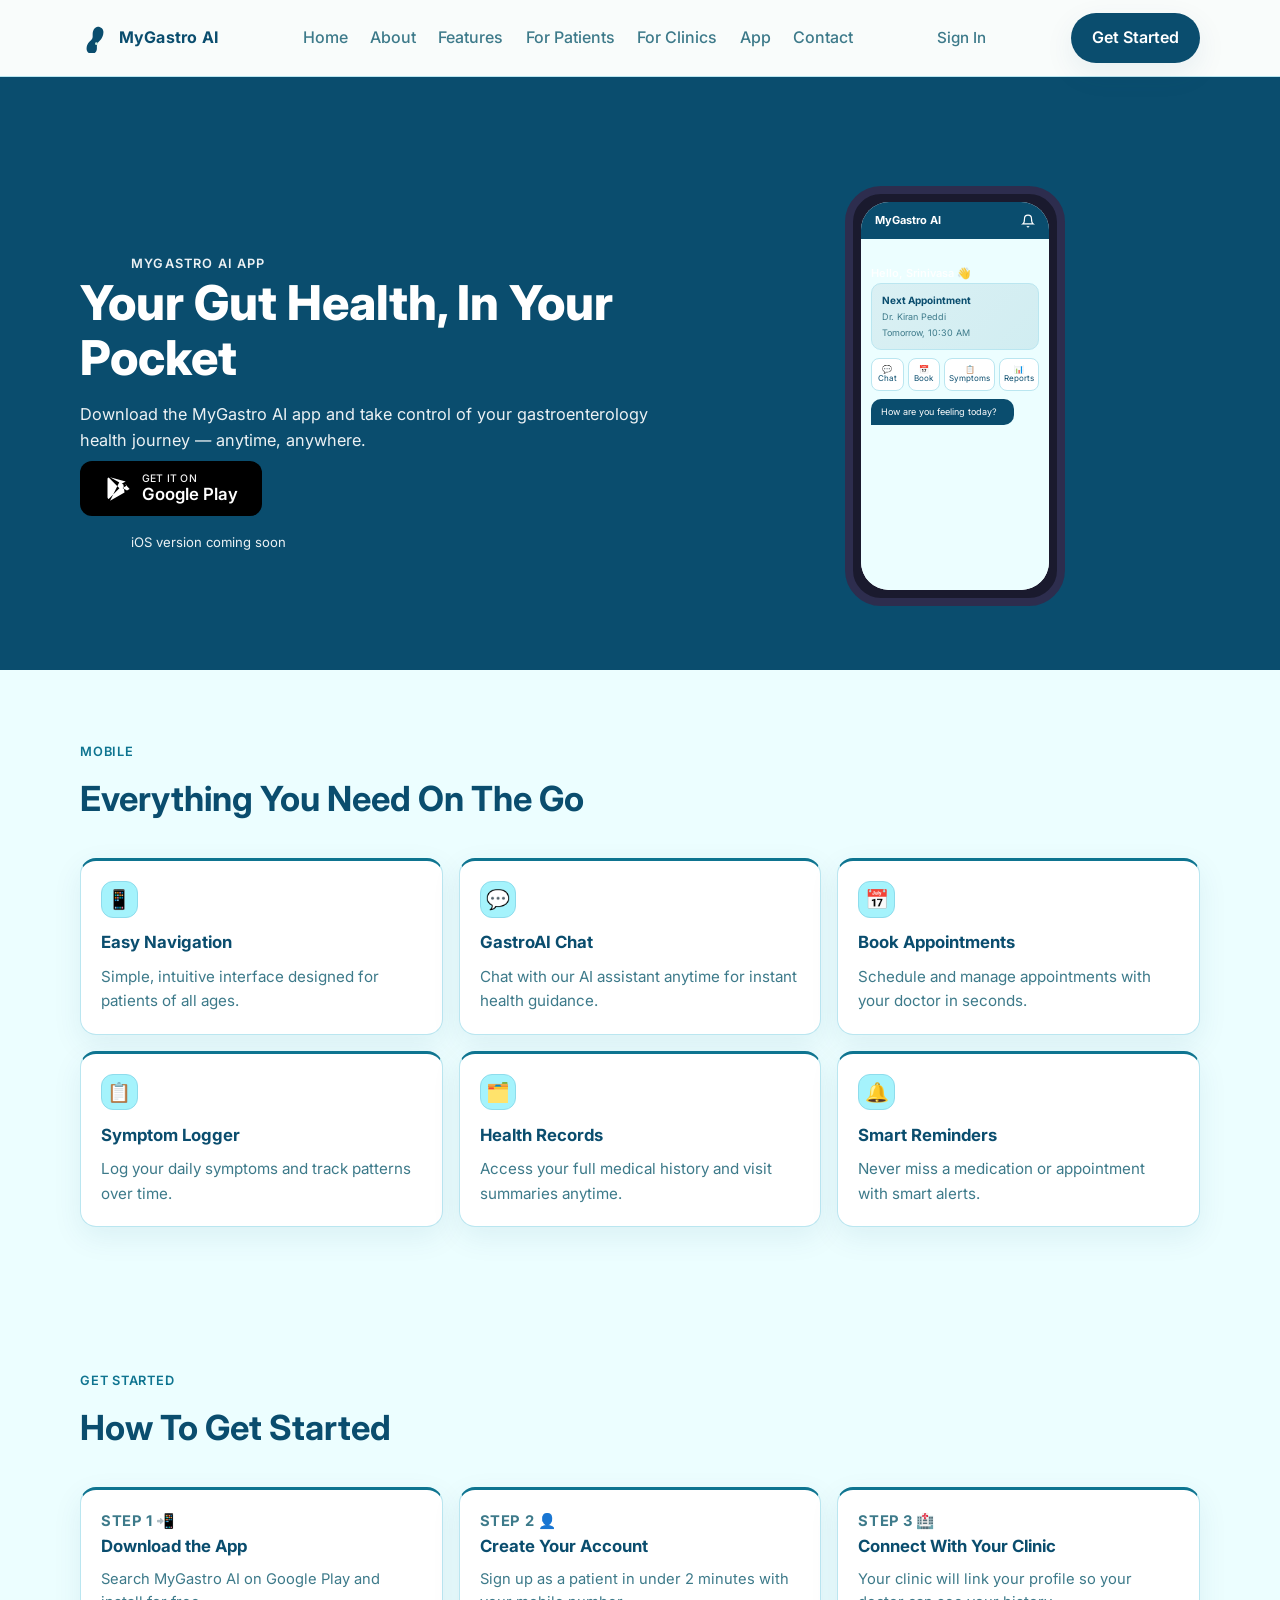
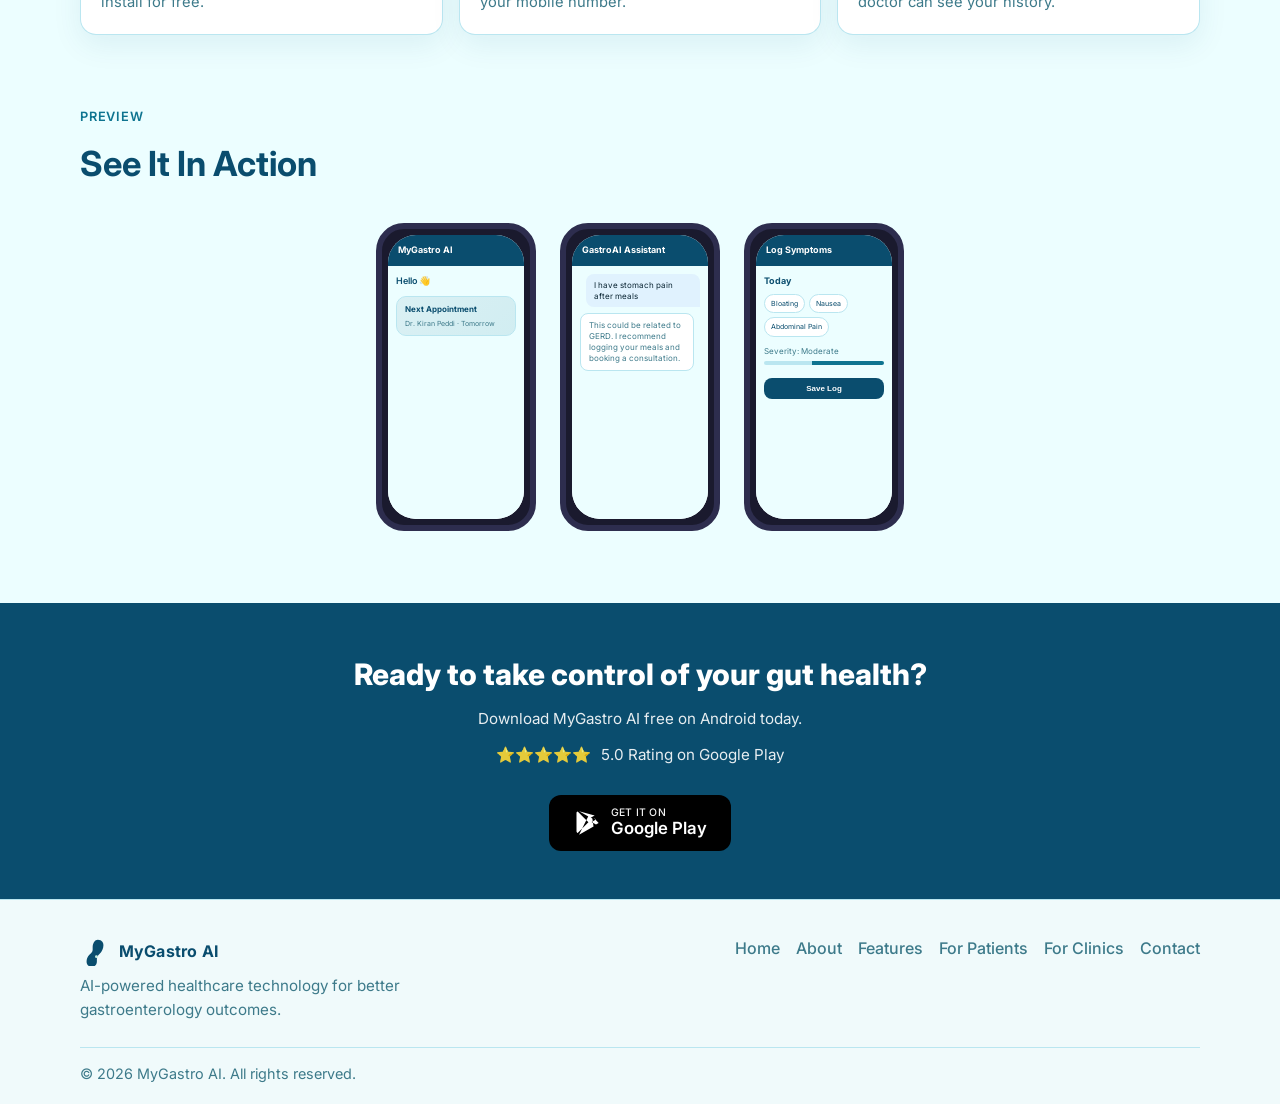
<file: app.html>
<!DOCTYPE html>
<html lang="en">
<head>
  <meta charset="UTF-8">
  <meta name="viewport" content="width=device-width, initial-scale=1.0">
  <title>App | MyGastro AI</title>
  <meta
    name="description"
    content="Download the MyGastro AI app for Android. Manage gut health, chat with GastroAI, book appointments, and track symptoms on the go."
  >
  <link rel="preconnect" href="https://fonts.googleapis.com">
  <link rel="preconnect" href="https://fonts.gstatic.com" crossorigin>
  <link href="https://fonts.googleapis.com/css2?family=Inter:wght@400;500;600;700;800&display=swap" rel="stylesheet">
  <link rel="stylesheet" href="style.css">
</head>
<body>
  <header class="site-header">
    <nav class="navbar container" aria-label="Main navigation">
      <a href="index.html" class="logo" aria-label="MyGastro AI home">
        <span class="logo-icon" aria-hidden="true">
          <svg viewBox="0 0 64 64" role="img" aria-label="Digestive icon">
            <path
              d="M38 8c-3 0-6 2-8 5-2 3-3 7-3 11v6c0 2-1 4-3 6l-4 4c-4 4-6 9-6 15 0 6 5 11 11 11 6 0 11-5 11-11v-6c0-3 1-6 4-9l2-2c5-5 8-12 8-19 0-6-5-11-12-11Z"
              fill="currentColor"
            ></path>
            <circle cx="35" cy="44" r="3" fill="#C8EDE0"></circle>
          </svg>
        </span>
        <span class="logo-text">MyGastro AI</span>
      </a>

      <ul class="nav-links">
        <li><a href="index.html">Home</a></li>
        <li><a href="about.html">About</a></li>
        <li><a href="features.html">Features</a></li>
        <li><a href="for-patients.html">For Patients</a></li>
        <li><a href="for-clinics.html">For Clinics</a></li>
        <li><a href="app.html">App</a></li>
        <li><a href="contact.html">Contact</a></li>
      </ul>

      <a href="signin.html" class="nav-auth-link">Sign In</a>
      <a href="signup.html" class="btn btn-primary btn-gradient nav-cta">Get Started</a>
    </nav>
  </header>

  <main>
    <section class="page-hero app-hero">
      <div class="container app-hero-grid">
        <div class="app-hero-content">
          <p class="hero-kicker">MyGastro AI App</p>
          <h1 class="app-hero-title">Your Gut Health, In Your Pocket</h1>
          <p class="app-hero-sub">
            Download the MyGastro AI app and take control of your gastroenterology health journey — anytime, anywhere.
          </p>
          <a class="gplay-btn" href="https://play.google.com/store" target="_blank" rel="noopener noreferrer">
            <svg class="gplay-icon" viewBox="0 0 24 24" width="28" height="28" aria-hidden="true">
              <path fill="currentColor" d="M3 20.5v-17c0-.7.4-1.2 1-1.4l9.2 9.2-9.2 9.2c-.6-.2-1-.7-1-1.4zm2.2-18.6 9.9 5.7 3.5-2L5.2 1.9zm11.4 6.3-3.5-2L5.2 22.1l12.4-7.1zm1.1-.6L22 12l-2.3 1.3-3.8-2.2 3.8-2.2z"></path>
            </svg>
            <span class="gplay-btn-text">
              <span class="gplay-btn-small">Get it on</span>
              <span class="gplay-btn-large">Google Play</span>
            </span>
          </a>
          <p class="app-hero-note">iOS version coming soon</p>
        </div>

        <div class="app-hero-phone-wrap">
          <div class="phone-mockup" aria-hidden="true">
            <div class="phone-screen">
              <div class="phone-header">
                <span>MyGastro AI</span>
                <svg width="14" height="14" viewBox="0 0 24 24" fill="none" stroke="currentColor" stroke-width="2" aria-hidden="true">
                  <path d="M18 8A6 6 0 0 0 6 8c0 7-3 9-3 9h18s-3-2-3-9"></path>
                  <path d="M13.73 21a2 2 0 0 1-3.46 0"></path>
                </svg>
              </div>
              <div class="phone-body">
                <p class="phone-welcome">Hello, Srinivasa 👋</p>
                <div class="phone-card phone-card--teal">
                  <div class="phone-card-title">Next Appointment</div>
                  <div class="phone-card-sub">Dr. Kiran Peddi</div>
                  <div class="phone-card-sub">Tomorrow, 10:30 AM</div>
                </div>
                <div class="phone-grid">
                  <div class="phone-grid-item">💬<br>Chat</div>
                  <div class="phone-grid-item">📅<br>Book</div>
                  <div class="phone-grid-item">📋<br>Symptoms</div>
                  <div class="phone-grid-item">📊<br>Reports</div>
                </div>
                <div class="phone-chat-bubble">How are you feeling today?</div>
              </div>
            </div>
          </div>
        </div>
      </div>
    </section>

    <section class="app-features-section">
      <div class="container">
        <div class="section-heading">
          <p>Mobile</p>
          <h2>Everything You Need On The Go</h2>
        </div>
        <div class="features-grid app-features-grid">
          <article class="feature-card">
            <span class="feature-icon" aria-hidden="true">📱</span>
            <h3>Easy Navigation</h3>
            <p>Simple, intuitive interface designed for patients of all ages.</p>
          </article>
          <article class="feature-card">
            <span class="feature-icon" aria-hidden="true">💬</span>
            <h3>GastroAI Chat</h3>
            <p>Chat with our AI assistant anytime for instant health guidance.</p>
          </article>
          <article class="feature-card">
            <span class="feature-icon" aria-hidden="true">📅</span>
            <h3>Book Appointments</h3>
            <p>Schedule and manage appointments with your doctor in seconds.</p>
          </article>
          <article class="feature-card">
            <span class="feature-icon" aria-hidden="true">📋</span>
            <h3>Symptom Logger</h3>
            <p>Log your daily symptoms and track patterns over time.</p>
          </article>
          <article class="feature-card">
            <span class="feature-icon" aria-hidden="true">🗂️</span>
            <h3>Health Records</h3>
            <p>Access your full medical history and visit summaries anytime.</p>
          </article>
          <article class="feature-card">
            <span class="feature-icon" aria-hidden="true">🔔</span>
            <h3>Smart Reminders</h3>
            <p>Never miss a medication or appointment with smart alerts.</p>
          </article>
        </div>
      </div>
    </section>

    <section class="app-how-section">
      <div class="container">
        <div class="section-heading">
          <p>Get Started</p>
          <h2>How To Get Started</h2>
        </div>
        <div class="app-steps-row">
          <article class="app-step-card">
            <p class="app-step-num">Step 1 📲</p>
            <h3>Download the App</h3>
            <p>Search MyGastro AI on Google Play and install for free.</p>
          </article>
          <article class="app-step-card">
            <p class="app-step-num">Step 2 👤</p>
            <h3>Create Your Account</h3>
            <p>Sign up as a patient in under 2 minutes with your mobile number.</p>
          </article>
          <article class="app-step-card">
            <p class="app-step-num">Step 3 🏥</p>
            <h3>Connect With Your Clinic</h3>
            <p>Your clinic will link your profile so your doctor can see your history.</p>
          </article>
        </div>
      </div>
    </section>

    <section class="app-screens-section">
      <div class="container">
        <div class="section-heading">
          <p>Preview</p>
          <h2>See It In Action</h2>
        </div>
        <div class="app-screenshots-row">
          <div class="phone-mockup phone-mockup--sm" aria-hidden="true">
            <div class="phone-screen">
              <div class="phone-header"><span>MyGastro AI</span></div>
              <div class="phone-body">
                <p class="phone-welcome phone-welcome--sm">Hello 👋</p>
                <div class="phone-card phone-card--teal">
                  <div class="phone-card-title">Next Appointment</div>
                  <div class="phone-card-sub">Dr. Kiran Peddi · Tomorrow</div>
                </div>
              </div>
            </div>
          </div>
          <div class="phone-mockup phone-mockup--sm" aria-hidden="true">
            <div class="phone-screen">
              <div class="phone-header"><span>GastroAI Assistant</span></div>
              <div class="phone-body phone-body--chat">
                <div class="phone-msg phone-msg--user">I have stomach pain after meals</div>
                <div class="phone-msg phone-msg--ai">
                  This could be related to GERD. I recommend logging your meals and booking a consultation.
                </div>
              </div>
            </div>
          </div>
          <div class="phone-mockup phone-mockup--sm" aria-hidden="true">
            <div class="phone-screen">
              <div class="phone-header"><span>Log Symptoms</span></div>
              <div class="phone-body">
                <p class="phone-screen-title">Today</p>
                <div class="phone-chips">
                  <span class="phone-chip">Bloating</span>
                  <span class="phone-chip">Nausea</span>
                  <span class="phone-chip">Abdominal Pain</span>
                </div>
                <p class="phone-slider-label">Severity: Moderate</p>
                <div class="phone-slider-bar"></div>
                <button type="button" class="phone-save-btn">Save Log</button>
              </div>
            </div>
          </div>
        </div>
      </div>
    </section>

    <section class="app-gplay-cta">
      <div class="container app-gplay-cta-inner">
        <div class="app-gplay-cta-text">
          <h2>Ready to take control of your gut health?</h2>
          <p>Download MyGastro AI free on Android today.</p>
          <p class="app-gplay-rating" aria-label="5.0 rating on Google Play">⭐⭐⭐⭐⭐ <span>5.0 Rating on Google Play</span></p>
        </div>
        <a class="gplay-btn" href="https://play.google.com/store" target="_blank" rel="noopener noreferrer">
          <svg class="gplay-icon" viewBox="0 0 24 24" width="28" height="28" aria-hidden="true">
            <path fill="currentColor" d="M3 20.5v-17c0-.7.4-1.2 1-1.4l9.2 9.2-9.2 9.2c-.6-.2-1-.7-1-1.4zm2.2-18.6 9.9 5.7 3.5-2L5.2 1.9zm11.4 6.3-3.5-2L5.2 22.1l12.4-7.1zm1.1-.6L22 12l-2.3 1.3-3.8-2.2 3.8-2.2z"></path>
          </svg>
          <span class="gplay-btn-text">
            <span class="gplay-btn-small">Get it on</span>
            <span class="gplay-btn-large">Google Play</span>
          </span>
        </a>
      </div>
    </section>
  </main>

  <footer class="site-footer">
    <div class="container footer-grid">
      <div class="footer-brand">
        <a href="index.html" class="logo footer-logo" aria-label="MyGastro AI home">
          <span class="logo-icon" aria-hidden="true">
            <svg viewBox="0 0 64 64" role="img" aria-label="Digestive icon">
              <path
                d="M38 8c-3 0-6 2-8 5-2 3-3 7-3 11v6c0 2-1 4-3 6l-4 4c-4 4-6 9-6 15 0 6 5 11 11 11 6 0 11-5 11-11v-6c0-3 1-6 4-9l2-2c5-5 8-12 8-19 0-6-5-11-12-11Z"
                fill="currentColor"
              ></path>
              <circle cx="35" cy="44" r="3" fill="#C8EDE0"></circle>
            </svg>
          </span>
          <span class="logo-text">MyGastro AI</span>
        </a>
        <p>AI-powered healthcare technology for better gastroenterology outcomes.</p>
      </div>

      <div class="footer-links">
        <a href="index.html">Home</a>
        <a href="about.html">About</a>
        <a href="features.html">Features</a>
        <a href="for-patients.html">For Patients</a>
        <a href="for-clinics.html">For Clinics</a>
        <a href="contact.html">Contact</a>
      </div>
    </div>
    <div class="container footer-bottom">
      <p>&copy; 2026 MyGastro AI. All rights reserved.</p>
    </div>
  </footer>
</body>
</html>
</file>
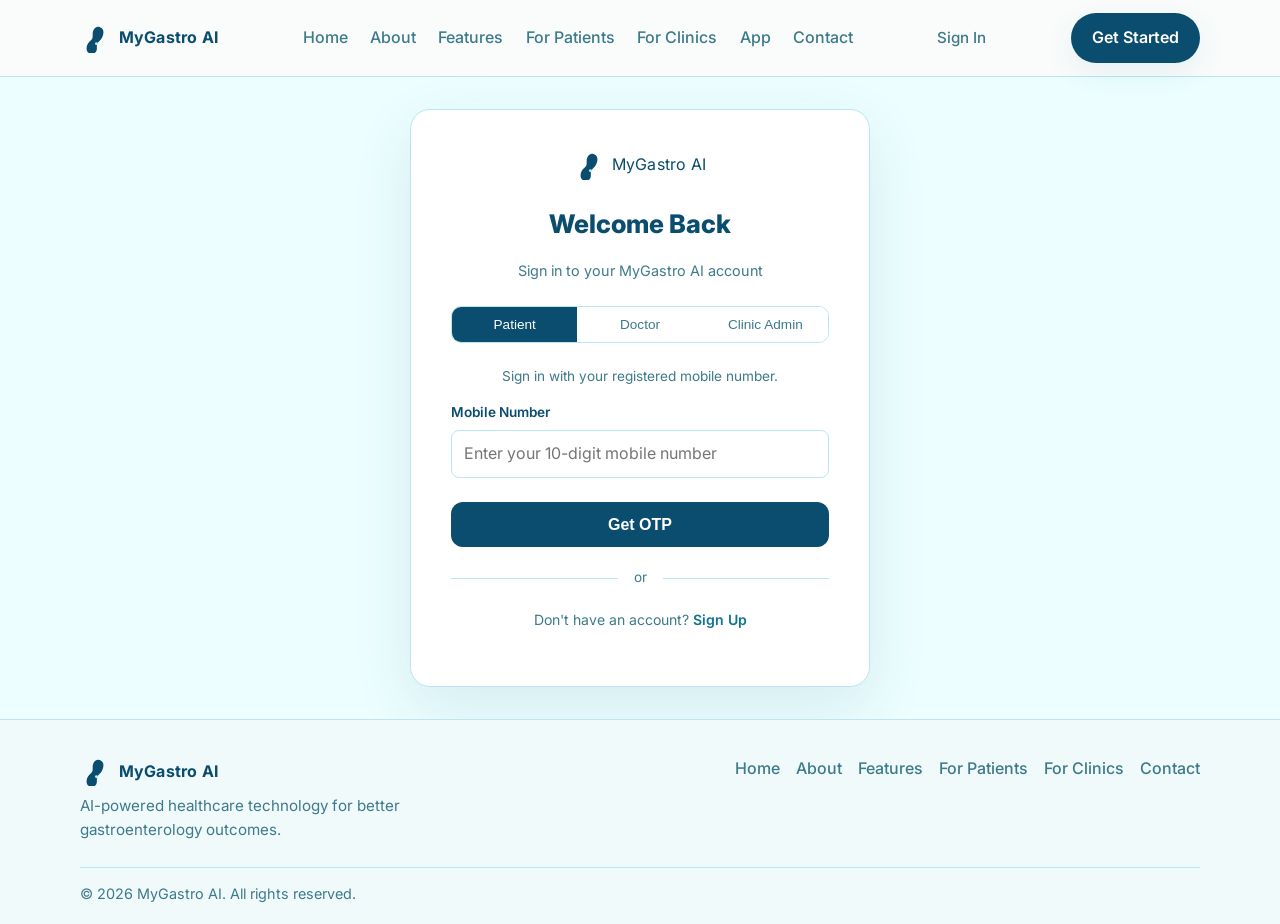
<file: signin.html>
<!DOCTYPE html>
<html lang="en">
<head>
  <meta charset="UTF-8">
  <meta name="viewport" content="width=device-width, initial-scale=1.0">
  <title>Sign In | MyGastro AI</title>
  <link rel="preconnect" href="https://fonts.googleapis.com">
  <link rel="preconnect" href="https://fonts.gstatic.com" crossorigin>
  <link href="https://fonts.googleapis.com/css2?family=Inter:wght@400;500;600;700;800&display=swap" rel="stylesheet">
  <link rel="stylesheet" href="style.css">
</head>
<body class="auth-page">
  <header class="site-header">
    <nav class="navbar container" aria-label="Main navigation">
      <a href="index.html" class="logo" aria-label="MyGastro AI home">
        <span class="logo-icon" aria-hidden="true">
          <svg viewBox="0 0 64 64" role="img" aria-label="Digestive icon">
            <path
              d="M38 8c-3 0-6 2-8 5-2 3-3 7-3 11v6c0 2-1 4-3 6l-4 4c-4 4-6 9-6 15 0 6 5 11 11 11 6 0 11-5 11-11v-6c0-3 1-6 4-9l2-2c5-5 8-12 8-19 0-6-5-11-12-11Z"
              fill="currentColor"
            ></path>
            <circle cx="35" cy="44" r="3" fill="#C8EDE0"></circle>
          </svg>
        </span>
        <span class="logo-text">MyGastro AI</span>
      </a>

      <ul class="nav-links">
        <li><a href="index.html">Home</a></li>
        <li><a href="about.html">About</a></li>
        <li><a href="features.html">Features</a></li>
        <li><a href="for-patients.html">For Patients</a></li>
        <li><a href="for-clinics.html">For Clinics</a></li>
        <li><a href="app.html">App</a></li>
        <li><a href="contact.html">Contact</a></li>
      </ul>

      <a href="signin.html" class="nav-auth-link">Sign In</a>
      <a href="signup.html" class="btn btn-primary btn-gradient nav-cta">Get Started</a>
    </nav>
  </header>

  <div class="auth-container">
    <div class="auth-card">
      <div class="auth-logo">
        <span class="logo-icon" aria-hidden="true">
          <svg viewBox="0 0 64 64" role="img" aria-hidden="true">
            <path
              d="M38 8c-3 0-6 2-8 5-2 3-3 7-3 11v6c0 2-1 4-3 6l-4 4c-4 4-6 9-6 15 0 6 5 11 11 11 6 0 11-5 11-11v-6c0-3 1-6 4-9l2-2c5-5 8-12 8-19 0-6-5-11-12-11Z"
              fill="currentColor"
            ></path>
            <circle cx="35" cy="44" r="3" fill="#C8EDE0"></circle>
          </svg>
        </span>
        <span class="logo-text">MyGastro AI</span>
      </div>

      <h1 class="auth-heading">Welcome Back</h1>
      <p class="auth-sub">Sign in to your MyGastro AI account</p>

      <div class="role-tabs" role="tablist" aria-label="Sign in as">
        <button type="button" class="role-tab active" data-role="patient" role="tab" aria-selected="true">Patient</button>
        <button type="button" class="role-tab" data-role="doctor" role="tab" aria-selected="false">Doctor</button>
        <button type="button" class="role-tab" data-role="clinic" role="tab" aria-selected="false">Clinic Admin</button>
      </div>
      <input type="hidden" id="signin-role" name="role" value="patient">

      <p class="auth-role-hint" id="role-hint">Sign in with your registered mobile number.</p>

      <form id="signin-form" novalidate>
        <div class="auth-field">
          <label for="signin-mobile">Mobile Number</label>
          <input
            type="tel"
            id="signin-mobile"
            name="mobile"
            maxlength="10"
            inputmode="numeric"
            pattern="[0-9]*"
            placeholder="Enter your 10-digit mobile number"
            autocomplete="tel"
          >
        </div>

        <button type="button" class="auth-btn auth-btn-primary" id="btn-get-otp">Get OTP</button>

        <div id="otp-section" class="auth-otp-section" hidden>
          <p class="otp-success-line" id="otp-sent-text" role="status">OTP sent to your mobile number</p>

          <label class="auth-otp-label" for="otp-1">Enter OTP</label>
          <div class="otp-inputs" id="otp-inputs">
            <input type="text" class="otp-input" id="otp-1" maxlength="1" inputmode="numeric" pattern="[0-9]*" aria-label="OTP digit 1">
            <input type="text" class="otp-input" id="otp-2" maxlength="1" inputmode="numeric" pattern="[0-9]*" aria-label="OTP digit 2">
            <input type="text" class="otp-input" id="otp-3" maxlength="1" inputmode="numeric" pattern="[0-9]*" aria-label="OTP digit 3">
            <input type="text" class="otp-input" id="otp-4" maxlength="1" inputmode="numeric" pattern="[0-9]*" aria-label="OTP digit 4">
          </div>

          <button type="submit" class="auth-btn auth-btn-verify" id="btn-verify">Verify &amp; Sign In</button>
        </div>
      </form>

      <div class="auth-divider"><span>or</span></div>

      <p class="auth-link">Don't have an account? <a href="signup.html">Sign Up</a></p>
    </div>
  </div>

  <footer class="site-footer">
    <div class="container footer-grid">
      <div class="footer-brand">
        <a href="index.html" class="logo footer-logo" aria-label="MyGastro AI home">
          <span class="logo-icon" aria-hidden="true">
            <svg viewBox="0 0 64 64" role="img" aria-label="Digestive icon">
              <path
                d="M38 8c-3 0-6 2-8 5-2 3-3 7-3 11v6c0 2-1 4-3 6l-4 4c-4 4-6 9-6 15 0 6 5 11 11 11 6 0 11-5 11-11v-6c0-3 1-6 4-9l2-2c5-5 8-12 8-19 0-6-5-11-12-11Z"
                fill="currentColor"
              ></path>
              <circle cx="35" cy="44" r="3" fill="#C8EDE0"></circle>
            </svg>
          </span>
          <span class="logo-text">MyGastro AI</span>
        </a>
        <p>AI-powered healthcare technology for better gastroenterology outcomes.</p>
      </div>

      <div class="footer-links">
        <a href="index.html">Home</a>
        <a href="about.html">About</a>
        <a href="features.html">Features</a>
        <a href="for-patients.html">For Patients</a>
        <a href="for-clinics.html">For Clinics</a>
        <a href="contact.html">Contact</a>
      </div>
    </div>
    <div class="container footer-bottom">
      <p>&copy; 2026 MyGastro AI. All rights reserved.</p>
    </div>
  </footer>

  <script>
    (function () {
      const hints = {
        patient: "Sign in with your registered mobile number.",
        doctor: "Doctor accounts use mobile verification.",
        clinic: "Clinic administrators sign in with your registered mobile."
      };

      const roleInput = document.getElementById("signin-role");
      const roleHint = document.getElementById("role-hint");
      const tabs = document.querySelectorAll(".role-tab");

      tabs.forEach((tab) => {
        tab.addEventListener("click", () => {
          const role = tab.dataset.role;
          tabs.forEach((t) => {
            t.classList.toggle("active", t === tab);
            t.setAttribute("aria-selected", String(t === tab));
          });
          roleInput.value = role === "clinic" ? "clinic_admin" : role;
          roleHint.textContent = hints[role] || hints.patient;
        });
      });

      const btnGetOtp = document.getElementById("btn-get-otp");
      const otpSection = document.getElementById("otp-section");
      const mobileInput = document.getElementById("signin-mobile");
      const otpInputs = document.querySelectorAll(".otp-input");

      btnGetOtp.addEventListener("click", () => {
        const v = mobileInput.value.replace(/\D/g, "");
        if (v.length !== 10) {
          mobileInput.focus();
          return;
        }
        mobileInput.value = v;
        btnGetOtp.hidden = true;
        otpSection.hidden = false;
        otpInputs[0].focus();
      });

      otpInputs.forEach((input, i) => {
        input.addEventListener("input", () => {
          input.value = input.value.replace(/\D/g, "").slice(0, 1);
          if (input.value && i < otpInputs.length - 1) {
            otpInputs[i + 1].focus();
          }
        });
        input.addEventListener("keydown", (e) => {
          if (e.key === "Backspace" && !input.value && i > 0) {
            otpInputs[i - 1].focus();
          }
        });
      });

      document.getElementById("signin-form").addEventListener("submit", (e) => {
        e.preventDefault();
      });
    })();
  </script>
</body>
</html>
</file>
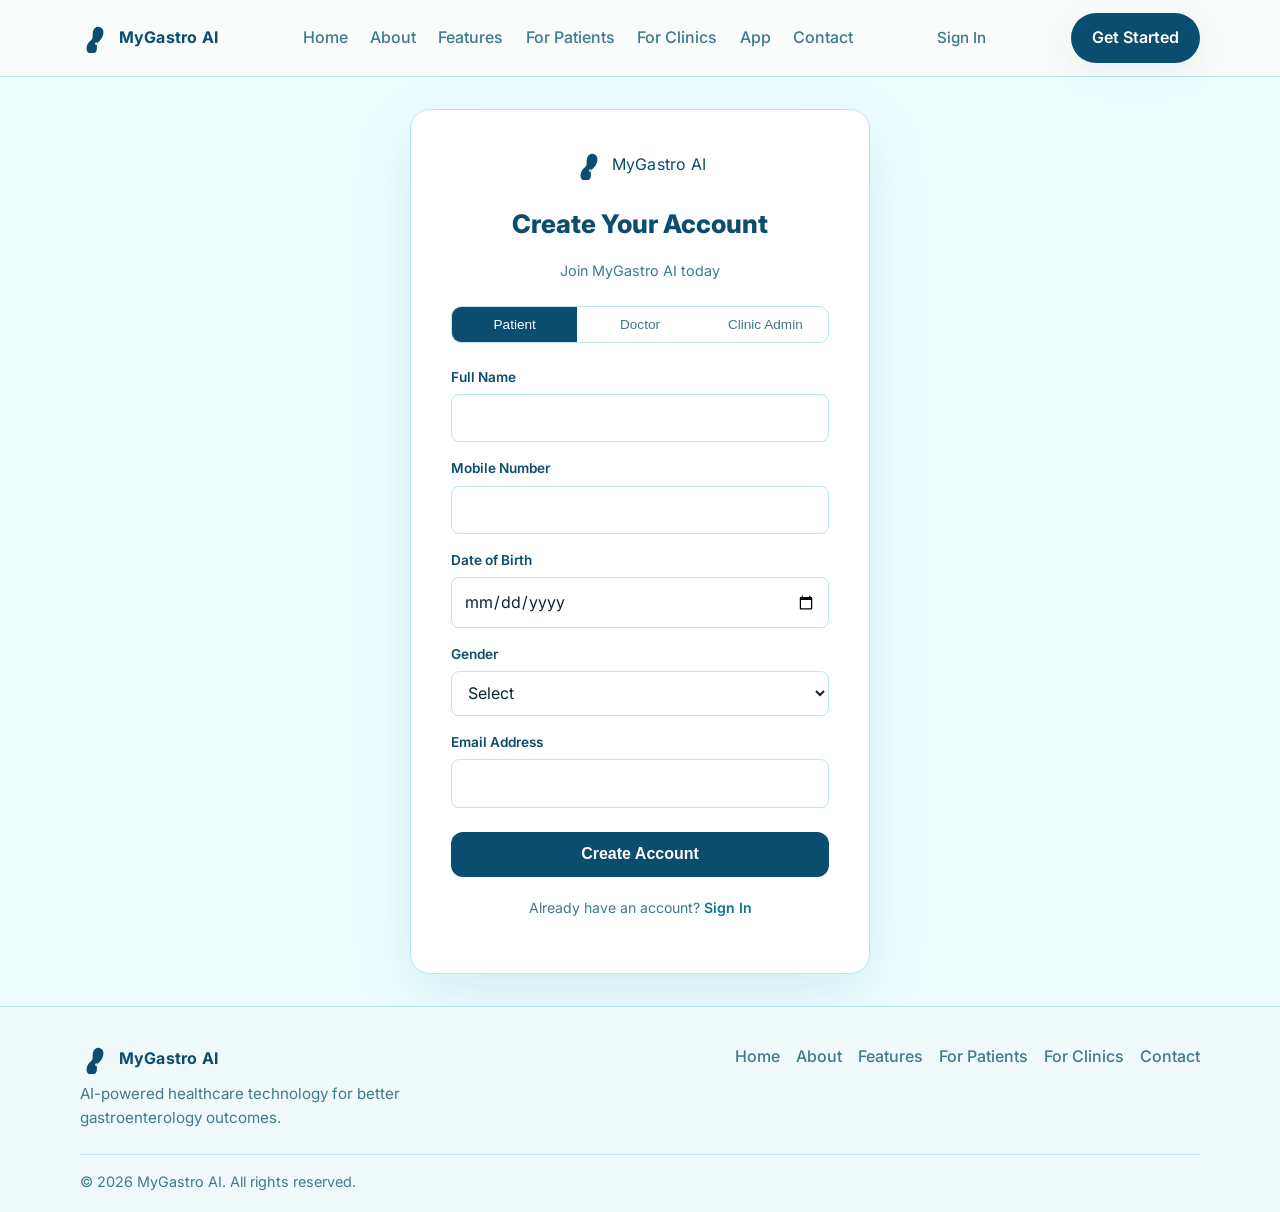
<file: signup.html>
<!DOCTYPE html>
<html lang="en">
<head>
  <meta charset="UTF-8">
  <meta name="viewport" content="width=device-width, initial-scale=1.0">
  <title>Sign Up | MyGastro AI</title>
  <link rel="preconnect" href="https://fonts.googleapis.com">
  <link rel="preconnect" href="https://fonts.gstatic.com" crossorigin>
  <link href="https://fonts.googleapis.com/css2?family=Inter:wght@400;500;600;700;800&display=swap" rel="stylesheet">
  <link rel="stylesheet" href="style.css">
</head>
<body class="auth-page">
  <header class="site-header">
    <nav class="navbar container" aria-label="Main navigation">
      <a href="index.html" class="logo" aria-label="MyGastro AI home">
        <span class="logo-icon" aria-hidden="true">
          <svg viewBox="0 0 64 64" role="img" aria-label="Digestive icon">
            <path
              d="M38 8c-3 0-6 2-8 5-2 3-3 7-3 11v6c0 2-1 4-3 6l-4 4c-4 4-6 9-6 15 0 6 5 11 11 11 6 0 11-5 11-11v-6c0-3 1-6 4-9l2-2c5-5 8-12 8-19 0-6-5-11-12-11Z"
              fill="currentColor"
            ></path>
            <circle cx="35" cy="44" r="3" fill="#C8EDE0"></circle>
          </svg>
        </span>
        <span class="logo-text">MyGastro AI</span>
      </a>

      <ul class="nav-links">
        <li><a href="index.html">Home</a></li>
        <li><a href="about.html">About</a></li>
        <li><a href="features.html">Features</a></li>
        <li><a href="for-patients.html">For Patients</a></li>
        <li><a href="for-clinics.html">For Clinics</a></li>
        <li><a href="app.html">App</a></li>
        <li><a href="contact.html">Contact</a></li>
      </ul>

      <a href="signin.html" class="nav-auth-link">Sign In</a>
      <a href="signup.html" class="btn btn-primary btn-gradient nav-cta">Get Started</a>
    </nav>
  </header>

  <div class="auth-container">
    <div class="auth-card">
      <div class="auth-logo">
        <span class="logo-icon" aria-hidden="true">
          <svg viewBox="0 0 64 64" role="img" aria-hidden="true">
            <path
              d="M38 8c-3 0-6 2-8 5-2 3-3 7-3 11v6c0 2-1 4-3 6l-4 4c-4 4-6 9-6 15 0 6 5 11 11 11 6 0 11-5 11-11v-6c0-3 1-6 4-9l2-2c5-5 8-12 8-19 0-6-5-11-12-11Z"
              fill="currentColor"
            ></path>
            <circle cx="35" cy="44" r="3" fill="#C8EDE0"></circle>
          </svg>
        </span>
        <span class="logo-text">MyGastro AI</span>
      </div>

      <h1 class="auth-heading">Create Your Account</h1>
      <p class="auth-sub">Join MyGastro AI today</p>

      <div class="role-tabs" role="tablist" aria-label="Account type">
        <button type="button" class="role-tab active" data-panel="patient" role="tab" aria-selected="true">Patient</button>
        <button type="button" class="role-tab" data-panel="doctor" role="tab" aria-selected="false">Doctor</button>
        <button type="button" class="role-tab" data-panel="clinic" role="tab" aria-selected="false">Clinic Admin</button>
      </div>

      <div id="signup-global-success" class="success-msg" hidden role="status"></div>

      <form id="form-patient" class="signup-panel" data-panel="patient" novalidate>
        <div class="auth-field">
          <label for="pt-name">Full Name</label>
          <input type="text" id="pt-name" name="full_name" required autocomplete="name">
          <span class="field-error" data-for="pt-name" hidden></span>
        </div>
        <div class="auth-field">
          <label for="pt-mobile">Mobile Number</label>
          <input type="tel" id="pt-mobile" name="mobile" maxlength="10" inputmode="numeric" required autocomplete="tel">
          <span class="field-error" data-for="pt-mobile" hidden></span>
        </div>
        <div class="auth-field">
          <label for="pt-dob">Date of Birth</label>
          <input type="date" id="pt-dob" name="dob" required>
          <span class="field-error" data-for="pt-dob" hidden></span>
        </div>
        <div class="auth-field">
          <label for="pt-gender">Gender</label>
          <select id="pt-gender" name="gender" required>
            <option value="">Select</option>
            <option value="male">Male</option>
            <option value="female">Female</option>
            <option value="other">Other</option>
          </select>
          <span class="field-error" data-for="pt-gender" hidden></span>
        </div>
        <div class="auth-field">
          <label for="pt-email">Email Address</label>
          <input type="email" id="pt-email" name="email" required autocomplete="email">
          <span class="field-error" data-for="pt-email" hidden></span>
        </div>
        <button type="submit" class="auth-btn auth-btn-primary">Create Account</button>
      </form>

      <form id="form-doctor" class="signup-panel" data-panel="doctor" novalidate hidden>
        <div class="auth-field">
          <label for="dr-name">Full Name</label>
          <input type="text" id="dr-name" name="full_name" required autocomplete="name">
          <span class="field-error" data-for="dr-name" hidden></span>
        </div>
        <div class="auth-field">
          <label for="dr-mobile">Mobile Number</label>
          <input type="tel" id="dr-mobile" name="mobile" maxlength="10" inputmode="numeric" required autocomplete="tel">
          <span class="field-error" data-for="dr-mobile" hidden></span>
        </div>
        <div class="auth-field">
          <label for="dr-spec">Specialization</label>
          <input type="text" id="dr-spec" name="specialization" required>
          <span class="field-error" data-for="dr-spec" hidden></span>
        </div>
        <div class="auth-field">
          <label for="dr-license">Medical License Number</label>
          <input type="text" id="dr-license" name="license" required>
          <span class="field-error" data-for="dr-license" hidden></span>
        </div>
        <div class="auth-field">
          <label for="dr-clinic">Clinic Name</label>
          <input type="text" id="dr-clinic" name="clinic_name" required>
          <span class="field-error" data-for="dr-clinic" hidden></span>
        </div>
        <div class="auth-field">
          <label for="dr-email">Email Address</label>
          <input type="email" id="dr-email" name="email" required autocomplete="email">
          <span class="field-error" data-for="dr-email" hidden></span>
        </div>
        <button type="submit" class="auth-btn auth-btn-primary">Create Account</button>
      </form>

      <form id="form-clinic" class="signup-panel" data-panel="clinic" novalidate hidden>
        <div class="auth-field">
          <label for="ca-clinic">Clinic Name</label>
          <input type="text" id="ca-clinic" name="clinic_name" required>
          <span class="field-error" data-for="ca-clinic" hidden></span>
        </div>
        <div class="auth-field">
          <label for="ca-admin">Admin Full Name</label>
          <input type="text" id="ca-admin" name="admin_name" required autocomplete="name">
          <span class="field-error" data-for="ca-admin" hidden></span>
        </div>
        <div class="auth-field">
          <label for="ca-mobile">Mobile Number</label>
          <input type="tel" id="ca-mobile" name="mobile" maxlength="10" inputmode="numeric" required autocomplete="tel">
          <span class="field-error" data-for="ca-mobile" hidden></span>
        </div>
        <div class="auth-field">
          <label for="ca-email">Email Address</label>
          <input type="email" id="ca-email" name="email" required autocomplete="email">
          <span class="field-error" data-for="ca-email" hidden></span>
        </div>
        <div class="auth-field">
          <label for="ca-gst">GST Number</label>
          <input type="text" id="ca-gst" name="gst" required>
          <span class="field-error" data-for="ca-gst" hidden></span>
        </div>
        <div class="auth-field">
          <label for="ca-city">City</label>
          <input type="text" id="ca-city" name="city" required>
          <span class="field-error" data-for="ca-city" hidden></span>
        </div>
        <button type="submit" class="auth-btn auth-btn-primary">Create Account</button>
      </form>

      <p class="auth-link">Already have an account? <a href="signin.html">Sign In</a></p>
    </div>
  </div>

  <footer class="site-footer">
    <div class="container footer-grid">
      <div class="footer-brand">
        <a href="index.html" class="logo footer-logo" aria-label="MyGastro AI home">
          <span class="logo-icon" aria-hidden="true">
            <svg viewBox="0 0 64 64" role="img" aria-label="Digestive icon">
              <path
                d="M38 8c-3 0-6 2-8 5-2 3-3 7-3 11v6c0 2-1 4-3 6l-4 4c-4 4-6 9-6 15 0 6 5 11 11 11 6 0 11-5 11-11v-6c0-3 1-6 4-9l2-2c5-5 8-12 8-19 0-6-5-11-12-11Z"
                fill="currentColor"
              ></path>
              <circle cx="35" cy="44" r="3" fill="#C8EDE0"></circle>
            </svg>
          </span>
          <span class="logo-text">MyGastro AI</span>
        </a>
        <p>AI-powered healthcare technology for better gastroenterology outcomes.</p>
      </div>

      <div class="footer-links">
        <a href="index.html">Home</a>
        <a href="about.html">About</a>
        <a href="features.html">Features</a>
        <a href="for-patients.html">For Patients</a>
        <a href="for-clinics.html">For Clinics</a>
        <a href="contact.html">Contact</a>
      </div>
    </div>
    <div class="container footer-bottom">
      <p>&copy; 2026 MyGastro AI. All rights reserved.</p>
    </div>
  </footer>

  <script>
    (function () {
      const panels = document.querySelectorAll(".signup-panel");
      const tabs = document.querySelectorAll(".role-tab");
      const successBox = document.getElementById("signup-global-success");

      function showPanel(name) {
        panels.forEach((p) => {
          const match = p.dataset.panel === name;
          p.hidden = !match;
        });
      }

      tabs.forEach((tab) => {
        tab.addEventListener("click", () => {
          const panel = tab.dataset.panel;
          tabs.forEach((t) => {
            t.classList.toggle("active", t === tab);
            t.setAttribute("aria-selected", String(t === tab));
          });
          showPanel(panel);
        });
      });

      function clearErrors(form) {
        form.querySelectorAll(".field-error").forEach((el) => {
          el.hidden = true;
          el.textContent = "";
        });
        form.querySelectorAll(".input-error").forEach((el) => el.classList.remove("input-error"));
      }

      function setError(input, message) {
        const id = input.id;
        const err = document.querySelector('.field-error[data-for="' + id + '"]');
        if (err) {
          err.textContent = message;
          err.hidden = false;
        }
        input.classList.add("input-error");
      }

      function validateName(val) {
        return val.trim().length > 0 && !/\d/.test(val);
      }

      function validateMobile(val) {
        return /^\d{10}$/.test(val.replace(/\D/g, ""));
      }

      function validateEmail(val) {
        return /^[^\s@]+@[^\s@]+\.[^\s@]+$/.test(val.trim());
      }

      function validateForm(form) {
        clearErrors(form);
        let ok = true;
        const inputs = form.querySelectorAll("input[required], select[required]");
        const personNameIds = ["pt-name", "dr-name", "ca-admin"];

        inputs.forEach((input) => {
          const label = form.querySelector('label[for="' + input.id + '"]');
          const labelText = label ? label.textContent.replace(/\s*\*?\s*$/, "").trim() : "This field";

          if (input.type === "tel" || input.name === "mobile") {
            const digits = input.value.replace(/\D/g, "");
            if (!digits) {
              setError(input, labelText + " is required.");
              ok = false;
              return;
            }
            if (!validateMobile(input.value)) {
              setError(input, "Mobile number must be exactly 10 digits.");
              ok = false;
            }
            return;
          }

          if (input.type === "email") {
            if (!input.value.trim()) {
              setError(input, labelText + " is required.");
              ok = false;
              return;
            }
            if (!validateEmail(input.value)) {
              setError(input, "Enter a valid email address.");
              ok = false;
            }
            return;
          }

          if (input.type === "date") {
            if (!input.value) {
              setError(input, labelText + " is required.");
              ok = false;
            }
            return;
          }

          if (input.tagName === "SELECT") {
            if (!input.value) {
              setError(input, labelText + " is required.");
              ok = false;
            }
            return;
          }

          if (!input.value.trim()) {
            setError(input, labelText + " is required.");
            ok = false;
            return;
          }

          if (personNameIds.includes(input.id) && !validateName(input.value)) {
            setError(input, "Name must not contain numbers.");
            ok = false;
          }
        });

        return ok;
      }

      panels.forEach((form) => {
        form.addEventListener("submit", (e) => {
          e.preventDefault();
          if (!validateForm(form)) return;

          successBox.textContent =
            "Account created successfully! Redirecting to sign in...";
          successBox.hidden = false;
          form.querySelectorAll("input, select, button").forEach((el) => (el.disabled = true));

          setTimeout(() => {
            window.location.href = "signin.html";
          }, 2000);
        });
      });
    })();
  </script>
</body>
</html>
</file>
<file: style.css>
:root {
  --primary: #0A4D6E;
  --accent: #0E7490;
  --light: #A5F3FC;
  --bg: #ECFEFF;
  --text: #0A2533;
  --muted: #3D7A8A;
  --white: #FFFFFF;
  --border: #BAE6F0;
  --shadow: 0 10px 30px rgba(10, 77, 110, 0.08);
}

*,
*::before,
*::after {
  box-sizing: border-box;
}

html,
body {
  margin: 0;
  padding: 0;
}

body {
  font-family: "Inter", Arial, sans-serif;
  color: var(--text);
  background: var(--bg);
  line-height: 1.6;
}

a {
  text-decoration: none;
  color: inherit;
}

.container {
  width: min(1120px, 92%);
  margin: 0 auto;
}

.site-header {
  position: sticky;
  top: 0;
  z-index: 1000;
  background: rgba(250, 252, 251, 0.93);
  backdrop-filter: blur(10px);
  border-bottom: 1px solid var(--border);
}

.navbar {
  min-height: 76px;
  display: flex;
  align-items: center;
  justify-content: space-between;
  gap: 1rem;
}

.logo {
  display: inline-flex;
  align-items: center;
  gap: 0.55rem;
  font-weight: 700;
  color: var(--primary);
}

.logo-icon {
  width: 30px;
  height: 30px;
  display: inline-flex;
  align-items: center;
  justify-content: center;
}

.logo-icon svg {
  width: 100%;
  height: 100%;
}

.logo-text {
  letter-spacing: 0.2px;
}

.nav-links {
  display: flex;
  gap: 1.4rem;
  list-style: none;
  margin: 0;
  padding: 0;
  flex-wrap: wrap;
  justify-content: center;
}

.nav-links a {
  color: var(--muted);
  font-weight: 500;
  transition: color 0.2s ease;
}

.nav-links a:hover,
.nav-links a.active {
  color: var(--primary);
}

.nav-auth-link {
  color: var(--muted);
  font-weight: 500;
  font-size: 0.95rem;
  white-space: nowrap;
}

.nav-auth-link:hover {
  color: var(--primary);
}

.btn {
  display: inline-flex;
  align-items: center;
  justify-content: center;
  border-radius: 999px;
  padding: 0.72rem 1.25rem;
  font-weight: 600;
  border: 1px solid transparent;
  transition: transform 0.2s ease, box-shadow 0.2s ease, background-color 0.2s ease;
}

.btn:hover {
  transform: translateY(-1px);
}

.btn-primary {
  background: var(--primary);
  color: var(--white);
  box-shadow: var(--shadow);
}

.btn-accent {
  background: var(--accent);
  color: var(--white);
  box-shadow: var(--shadow);
}

.btn-ghost {
  background: transparent;
  border-color: rgba(255, 255, 255, 0.45);
  color: var(--white);
}

.btn-gradient:hover {
  animation: pulse-teal 1.5s infinite;
  transform: translateY(-2px);
}

@keyframes pulse-teal {
  0% { box-shadow: 0 0 0 0 rgba(10, 77, 110, 0.6); }
  70% { box-shadow: 0 0 0 12px rgba(10, 77, 110, 0); }
  100% { box-shadow: 0 0 0 0 rgba(10, 77, 110, 0); }
}

.btn-gradient-accent:hover {
  animation: pulse-accent 1.5s infinite;
  transform: translateY(-2px);
}

@keyframes pulse-accent {
  0% { box-shadow: 0 0 0 0 rgba(14, 116, 144, 0.6); }
  70% { box-shadow: 0 0 0 12px rgba(14, 116, 144, 0); }
  100% { box-shadow: 0 0 0 0 rgba(14, 116, 144, 0); }
}

.btn-gradient-ghost:hover {
  animation: pulse-white 1.5s infinite;
  transform: translateY(-2px);
}

@keyframes pulse-white {
  0% { box-shadow: 0 0 0 0 rgba(255, 255, 255, 0.6); }
  70% { box-shadow: 0 0 0 12px rgba(255, 255, 255, 0); }
  100% { box-shadow: 0 0 0 0 rgba(255, 255, 255, 0); }
}

.btn-gradient-light:hover {
  animation: pulse-light 1.5s infinite;
  transform: translateY(-1px);
}

@keyframes pulse-light {
  0% {
    box-shadow: 0 0 0 0 rgba(165, 243, 252, 0.7);
  }

  70% {
    box-shadow: 0 0 0 12px rgba(165, 243, 252, 0);
  }

  100% {
    box-shadow: 0 0 0 0 rgba(165, 243, 252, 0);
  }
}

.hero {
  background: var(--primary);
  color: var(--white);
  min-height: 100vh;
  display: flex;
  align-items: center;
  padding: 7rem 0 3.5rem;
}

.hero-grid {
  display: grid;
  grid-template-columns: 1.1fr 0.9fr;
  gap: 2rem;
  align-items: center;
}

.hero-kicker {
  margin: 0 0 0.85rem;
  text-transform: uppercase;
  letter-spacing: 0.09em;
  color: var(--light);
  font-size: 0.8rem;
  font-weight: 600;
}

.hero h1 {
  margin: 0;
  font-size: clamp(2rem, 4.2vw, 3.5rem);
  line-height: 1.1;
  max-width: 13ch;
  letter-spacing: -0.03em;
  font-weight: 800;
}

.hero-subtext {
  margin: 1.2rem 0 2rem;
  font-size: 1.06rem;
  color: rgba(255, 255, 255, 0.9);
  max-width: 58ch;
}

.hero-actions {
  display: flex;
  gap: 0.85rem;
  flex-wrap: wrap;
}

.btn-hero-patient {
  background: #0e7490;
  color: var(--white);
  border-color: transparent;
  box-shadow: var(--shadow);
}

.btn-hero-clinician {
  background: transparent;
  color: var(--white);
  border: 1px solid rgba(255, 255, 255, 0.95);
}

.btn-hero-clinician:hover {
  background: rgba(255, 255, 255, 0.08);
}

.hero-visual {
  position: relative;
  margin-left: auto;
  max-width: 480px;
  width: 100%;
}

.hero-visual .hero-image {
  margin-left: 0;
}

.hero-chat-preview {
  position: absolute;
  right: 0.5rem;
  bottom: 1rem;
  left: auto;
  max-width: min(280px, 92%);
  padding: 0.75rem 0.85rem;
  background: rgba(255, 255, 255, 0.95);
  backdrop-filter: blur(10px);
  -webkit-backdrop-filter: blur(10px);
  border-radius: 16px;
  box-shadow: 0 12px 40px rgba(10, 77, 110, 0.18);
  font-size: 0.85rem;
  color: var(--text);
  border: 1px solid rgba(186, 230, 240, 0.8);
}

.hero-chat-header {
  display: flex;
  align-items: center;
  justify-content: space-between;
  gap: 0.5rem;
  margin-bottom: 0.5rem;
  font-weight: 600;
  font-size: 0.8rem;
}

.hero-chat-title {
  color: var(--primary);
}

.hero-chat-status {
  display: inline-flex;
  align-items: center;
  gap: 0.35rem;
  font-size: 0.72rem;
  color: var(--muted);
  font-weight: 500;
}

.hero-chat-dot {
  width: 6px;
  height: 6px;
  border-radius: 50%;
  background: #22c55e;
  display: inline-block;
}

.hero-chat-bubble {
  background: #f0fafb;
  border-radius: 12px;
  padding: 0.55rem 0.65rem;
  line-height: 1.45;
  color: var(--text);
}

.compliance-bar {
  background: #f0fafb;
  border-top: 1px solid var(--border);
  border-bottom: 1px solid var(--border);
  padding: 0.85rem 0;
}

.compliance-bar-inner {
  display: flex;
  justify-content: center;
  gap: 3rem;
  flex-wrap: wrap;
}

.compliance-item {
  display: flex;
  align-items: center;
  gap: 8px;
  font-size: 0.85rem;
  font-weight: 500;
  color: var(--muted);
}

.fade-in-up {
  opacity: 0;
  transform: translateY(30px);
  transition: opacity 0.6s ease, transform 0.6s ease;
}

.fade-in-up.visible {
  opacity: 1;
  transform: translateY(0);
}

.hero-graphic {
  width: min(430px, 92%);
  aspect-ratio: 1 / 1;
  border-radius: 50%;
  margin-left: auto;
  position: relative;
  border: 1px solid rgba(255, 255, 255, 0.2);
  background: radial-gradient(circle at 35% 30%, rgba(200, 237, 224, 0.34), rgba(200, 237, 224, 0.06) 55%, transparent 70%);
}

.orb {
  position: absolute;
  border-radius: 50%;
  backdrop-filter: blur(2px);
}

.orb-1 {
  width: 74%;
  height: 74%;
  top: 13%;
  left: 13%;
  border: 1px dashed rgba(255, 255, 255, 0.3);
}

.orb-2 {
  width: 52%;
  height: 52%;
  top: 24%;
  left: 24%;
  border: 1px solid rgba(255, 255, 255, 0.35);
}

.orb-3 {
  width: 30%;
  height: 30%;
  top: 35%;
  left: 35%;
  background: rgba(200, 237, 224, 0.16);
  border: 1px solid rgba(255, 255, 255, 0.28);
}

.orb-center {
  position: absolute;
  inset: 0;
  display: grid;
  place-items: center;
  font-weight: 700;
  color: var(--light);
  letter-spacing: 0.06em;
  text-transform: uppercase;
  font-size: 0.8rem;
}

.orb-label {
  position: absolute;
  padding: 0.35rem 0.7rem;
  border-radius: 999px;
  font-size: 0.74rem;
  font-weight: 600;
  color: var(--white);
  background: rgba(10, 77, 110, 0.45);
  border: 1px solid rgba(165, 243, 252, 0.55);
  backdrop-filter: blur(4px);
  animation: floatOrb 5s ease-in-out infinite;
}

.orb-label-1 {
  top: 16%;
  left: 10%;
}

.orb-label-2 {
  top: 62%;
  right: 6%;
  animation-delay: 0.8s;
}

.orb-label-3 {
  bottom: 10%;
  left: 16%;
  animation-delay: 1.4s;
}

@keyframes floatOrb {
  0%,
  100% {
    transform: translateY(0);
  }

  50% {
    transform: translateY(-6px);
  }
}

.stats {
  margin-top: -1px;
  background: var(--white);
  border-bottom: 1px solid var(--border);
}

.stats-grid {
  display: grid;
  grid-template-columns: repeat(4, 1fr);
  gap: 1rem;
  padding: 1.4rem 0;
}

.stat-card {
  text-align: center;
  padding: 0.6rem 0.4rem;
}

.stat-card h2 {
  margin: 0;
  font-size: clamp(1.45rem, 2.5vw, 2rem);
  color: var(--primary);
  font-weight: 800;
}

.stat-card p {
  margin: 0.3rem 0 0;
  color: var(--muted);
  font-size: 0.96rem;
}

.features {
  padding: 5rem 0;
  background: #ECFEFF;
}

.section-heading p {
  margin: 0;
  color: var(--accent);
  font-weight: 600;
  text-transform: uppercase;
  letter-spacing: 0.06em;
  font-size: 0.8rem;
}

.section-heading h2 {
  margin: 0.55rem 0 2rem;
  font-size: clamp(1.6rem, 2.7vw, 2.2rem);
  color: var(--primary);
}

.features-grid {
  display: grid;
  grid-template-columns: repeat(3, minmax(0, 1fr));
  gap: 1rem;
}

.feature-card {
  background: var(--white);
  border: 1px solid var(--border);
  border-top: 3px solid var(--accent);
  border-radius: 16px;
  padding: 1.25rem;
  box-shadow: var(--shadow);
  transition: all 0.3s ease;
}

.feature-card:hover {
  transform: translateY(-4px);
  border-color: #0E7490;
  transition: all 0.3s ease;
}

.feature-card.fade-in-up {
  transition: opacity 0.6s ease, transform 0.6s ease, border-color 0.3s ease, box-shadow 0.3s ease;
}

.feature-card.fade-in-up.visible:hover {
  transform: translateY(-4px);
}

.stat-card.fade-in-up {
  transition: opacity 0.6s ease, transform 0.6s ease;
}

.feature-icon {
  width: 2.3rem;
  height: 2.3rem;
  border-radius: 12px;
  display: inline-flex;
  align-items: center;
  justify-content: center;
  margin-bottom: 0.7rem;
  font-size: 1.2rem;
  background: var(--light);
  border: 1px solid #8EDCEC;
}

.feature-card h3 {
  margin: 0 0 0.55rem;
  color: var(--primary);
  font-size: 1.05rem;
}

.feature-card p {
  margin: 0;
  color: var(--muted);
  font-size: 0.95rem;
}

.cta-banner {
  padding: 4rem 0;
  background: var(--primary);
}

.cta-content {
  display: flex;
  align-items: center;
  justify-content: space-between;
  gap: 1rem;
}

.cta-content h2 {
  margin: 0;
  color: var(--white);
  font-size: clamp(1.35rem, 2.5vw, 2rem);
}

.cta-text p {
  margin: 0.45rem 0 0;
  color: rgba(255, 255, 255, 0.82);
  font-size: 0.92rem;
}

.cta-sub {
  margin: 0.5rem 0 0;
  color: rgba(255, 255, 255, 0.75);
  font-size: 0.9rem;
}

.cta-banner .btn-accent {
  background: #ffffff;
  color: #0A4D6E;
  font-weight: 700;
}

.site-footer {
  background: #F0FAFB;
  border-top: 1px solid var(--border);
  padding: 2.3rem 0 1.2rem;
}

.footer-grid {
  display: flex;
  justify-content: space-between;
  gap: 1.2rem;
  align-items: flex-start;
  flex-wrap: wrap;
}

.footer-brand {
  max-width: 420px;
}

.footer-logo {
  margin-bottom: 0.35rem;
}

.footer-brand p {
  margin: 0;
  color: var(--muted);
  font-size: 0.95rem;
}

.footer-links {
  display: flex;
  flex-wrap: wrap;
  gap: 0.8rem 1rem;
}

.footer-links a {
  color: var(--muted);
  font-weight: 500;
}

.footer-links a:hover {
  color: var(--primary);
}

.footer-bottom {
  margin-top: 1.5rem;
  border-top: 1px solid var(--border);
  padding-top: 0.9rem;
}

.footer-bottom p {
  margin: 0;
  color: var(--muted);
  font-size: 0.9rem;
}

@media (max-width: 980px) {
  .navbar {
    flex-wrap: wrap;
    justify-content: center;
    padding: 0.7rem 0;
  }

  .nav-auth-link {
    order: 2;
  }

  .nav-cta {
    order: 3;
  }

  .hero {
    min-height: auto;
    padding-top: 6.5rem;
  }

  .hero-grid {
    grid-template-columns: 1fr;
    text-align: center;
  }

  .hero h1,
  .hero-subtext {
    margin-left: auto;
    margin-right: auto;
  }

  .hero-actions {
    justify-content: center;
  }

  .hero-visual {
    margin: 1.25rem auto 0;
  }

  .hero-chat-preview {
    right: 50%;
    transform: translateX(50%);
    bottom: 0.75rem;
  }

  .hero-graphic {
    margin: 1.25rem auto 0;
  }

  .orb-label {
    font-size: 0.68rem;
    padding: 0.3rem 0.55rem;
  }

  .stats-grid {
    grid-template-columns: repeat(2, 1fr);
  }

  .features-grid {
    grid-template-columns: repeat(2, minmax(0, 1fr));
  }
}

@media (max-width: 640px) {
  .nav-links {
    gap: 0.75rem;
  }

  .stats-grid {
    grid-template-columns: 1fr;
  }

  .features-grid {
    grid-template-columns: 1fr;
  }

  .cta-content {
    flex-direction: column;
    text-align: center;
  }
}

.img-banner {
  width: 100%;
  border-radius: 16px;
  overflow: hidden;
  position: relative;
  margin: 2rem 0;
}

.img-banner img {
  width: 100%;
  height: 220px;
  object-fit: cover;
  display: block;
}

.img-banner-overlay {
  position: absolute;
  inset: 0;
  background: rgba(10, 77, 110, 0.62);
  display: flex;
  align-items: center;
  justify-content: center;
}

.img-banner-overlay p {
  color: #fff;
  font-size: 1.4rem;
  font-weight: 700;
  text-align: center;
  padding: 0 2rem;
}

.hero-image {
  width: 100%;
  max-width: 480px;
  border-radius: 20px;
  object-fit: cover;
  border: 3px solid rgba(165, 243, 252, 0.4);
  aspect-ratio: 4 / 5;
}

.img-banner-lg img {
  height: 280px;
}

.team-banner img,
.contact-banner img {
  height: 200px;
}

.page-hero-split {
  display: grid;
  grid-template-columns: 1.1fr 0.9fr;
  gap: 2rem;
  align-items: center;
}

.page-hero-split .page-hero-content {
  text-align: left;
}

.page-hero-split .trust-badges {
  justify-content: flex-start;
}

.page-hero {
  background: #0A4D6E;
  color: var(--white);
  padding: 6.8rem 0 5rem;
}

.page-hero-content {
  text-align: center;
}

.page-hero h1 {
  margin: 0;
  font-size: clamp(2rem, 4.2vw, 3rem);
  line-height: 1.15;
}

.page-hero p {
  margin: 1rem auto 0;
  max-width: 62ch;
  color: rgba(255, 255, 255, 0.92);
}

.about-mission {
  padding: 4rem 0;
}

.about-mission-grid {
  display: grid;
  grid-template-columns: 1fr 1fr;
  gap: 1.2rem;
  align-items: stretch;
}

.mission-card {
  background: #0A4D6E;
  color: var(--white);
  border-radius: 16px;
  padding: 1.6rem;
  box-shadow: var(--shadow);
}

.mission-card h2 {
  margin: 0 0 0.7rem;
  font-size: 1.4rem;
}

.mission-card p {
  margin: 0;
  color: rgba(255, 255, 255, 0.92);
  font-size: 1rem;
  line-height: 1.8;
}

.core-values {
  background: var(--white);
  border: 1px solid var(--border);
  border-radius: 16px;
  padding: 1.6rem;
  box-shadow: var(--shadow);
}

.core-values h2 {
  margin: 0 0 0.85rem;
  color: var(--primary);
  font-size: 1.4rem;
}

.core-values ul {
  list-style: none;
  margin: 0;
  padding: 0;
  display: grid;
  gap: 0.65rem;
}

.core-values li {
  position: relative;
  padding-left: 1.2rem;
  color: var(--muted);
  font-weight: 500;
}

.core-values li::before {
  content: "✓";
  color: #0E7490;
  font-size: 1rem;
  font-weight: 700;
  position: absolute;
  left: 0;
  top: 0.05rem;
}

.about-story {
  padding: 1rem 0 4rem;
  background: #ECFEFF;
}

.story-grid {
  display: grid;
  grid-template-columns: repeat(3, minmax(0, 1fr));
  gap: 1rem;
}

.story-card {
  background: var(--white);
  border: 1px solid var(--border);
  border-top: 3px solid var(--accent);
  border-radius: 16px;
  box-shadow: var(--shadow);
  padding: 1.5rem;
}

.story-number {
  margin: 0 0 0.35rem;
  color: #BAE6F0;
  font-size: 3rem;
  line-height: 1;
  font-weight: 800;
}

.story-card p {
  margin: 0;
  color: var(--muted);
}

.about-why {
  padding: 0 0 4.5rem;
}

.why-grid {
  display: grid;
  grid-template-columns: repeat(2, minmax(0, 1fr));
  gap: 1rem;
}

.why-grid .feature-card {
  border-top: 3px solid var(--accent);
}

.about-team {
  padding: 0 0 4.5rem;
}

.team-grid {
  display: grid;
  grid-template-columns: repeat(3, minmax(0, 1fr));
  gap: 1rem;
}

.team-subtext {
  margin: -0.8rem 0 1.25rem;
  color: var(--muted);
  font-size: 0.95rem;
}

.team-card {
  background: var(--white);
  border: 1px solid var(--border);
  border-radius: 16px;
  box-shadow: var(--shadow);
  padding: 1.75rem;
  text-align: center;
}

.team-avatar {
  width: 56px;
  height: 56px;
  border-radius: 50%;
  margin: 0 auto;
  display: grid;
  place-items: center;
  font-weight: 700;
  font-size: 18px;
  margin-bottom: 0.2rem;
}

.team-avatar-kp {
  background: #0A4D6E;
  color: #FFFFFF;
}

.team-avatar-gn {
  background: #0E7490;
  color: #FFFFFF;
}

.team-avatar-sr {
  background: #A5F3FC;
  color: #0A4D6E;
}

.team-card h3 {
  margin: 0.75rem 0 0.25rem;
  color: var(--primary);
  font-size: 1rem;
  font-weight: 700;
}

.team-role {
  margin: 0 0 0.5rem;
  font-size: 0.85rem;
  color: var(--accent);
  font-weight: 500;
}

.team-bio {
  margin: 0;
  font-size: 0.88rem;
  color: var(--muted);
  line-height: 1.7;
}

.team-link {
  margin-top: 1rem;
  display: inline-block;
  background: var(--light);
  color: var(--primary);
  font-size: 0.8rem;
  padding: 4px 12px;
  border-radius: 999px;
  font-weight: 600;
}

@media (max-width: 900px) {
  .about-mission-grid,
  .why-grid {
    grid-template-columns: 1fr;
  }

  .story-grid,
  .team-grid {
    grid-template-columns: 1fr;
  }
}

.features-hero {
  background: #0A4D6E;
}

.trust-badges {
  display: flex;
  justify-content: center;
  gap: 0.7rem;
  flex-wrap: wrap;
  margin-top: 1.25rem;
}

.trust-badges span {
  color: var(--white);
  background: rgba(165, 243, 252, 0.2);
  border: 1px solid rgba(165, 243, 252, 0.5);
  border-radius: 999px;
  padding: 0.38rem 0.72rem;
  font-size: 0.82rem;
  font-weight: 600;
}

.feature-tracks {
  padding: 4.5rem 0 1.4rem;
}

.tracks-grid {
  display: grid;
  grid-template-columns: repeat(2, minmax(0, 1fr));
  gap: 1rem;
}

.track-card {
  border-radius: 16px;
  padding: 1.4rem;
  box-shadow: var(--shadow);
  border-top: 3px solid var(--accent);
}

.track-card h3 {
  margin: 0 0 0.75rem;
  text-transform: uppercase;
  letter-spacing: 0.05em;
  font-size: 0.9rem;
}

.track-card ul {
  margin: 0;
  padding: 0;
  list-style: none;
  display: grid;
  gap: 0.6rem;
}

.track-card li {
  position: relative;
  padding-left: 1.1rem;
}

.track-card li::before {
  content: "✓";
  position: absolute;
  left: 0;
  top: 0.02rem;
  font-weight: 700;
}

.track-card-patients {
  background: #0A4D6E;
  color: var(--white);
}

.track-card-patients li {
  color: rgba(255, 255, 255, 0.92);
}

.track-card-patients li::before {
  color: var(--light);
}

.track-card-clinics {
  background: var(--white);
  color: var(--text);
  border: 1px solid var(--border);
}

.track-card-clinics li {
  color: var(--muted);
}

.track-card-clinics li::before {
  color: var(--accent);
}

.platform-features {
  padding: 2.4rem 0 4.5rem;
  background: #ECFEFF;
}

.platform-features-grid {
  display: grid;
  grid-template-columns: repeat(3, minmax(0, 1fr));
  gap: 1rem;
}

.how-it-works {
  padding: 0 0 4.5rem;
}

.timeline-steps {
  display: grid;
  grid-template-columns: repeat(4, minmax(0, 1fr));
  gap: 0.8rem;
}

.timeline-step {
  background: var(--white);
  border: 1px solid var(--border);
  border-top: 3px solid var(--accent);
  border-radius: 16px;
  box-shadow: var(--shadow);
  padding: 1rem;
  position: relative;
}

.timeline-step::after {
  content: "";
  position: absolute;
  right: -0.52rem;
  top: 50%;
  transform: translateY(-50%);
  width: 0.65rem;
  height: 2px;
  background: var(--accent);
}

.timeline-step:last-child::after {
  display: none;
}

.timeline-number {
  margin: 0 0 0.4rem;
  color: var(--accent);
  font-size: 0.8rem;
  font-weight: 700;
  text-transform: uppercase;
  letter-spacing: 0.06em;
}

.timeline-step h3 {
  margin: 0;
  color: var(--primary);
  font-size: 1rem;
  line-height: 1.35;
}

@media (max-width: 980px) {
  .platform-features-grid {
    grid-template-columns: repeat(2, minmax(0, 1fr));
  }

  .timeline-steps {
    grid-template-columns: repeat(2, minmax(0, 1fr));
  }

  .timeline-step:nth-child(2)::after {
    display: none;
  }
}

@media (max-width: 760px) {
  .tracks-grid,
  .platform-features-grid,
  .timeline-steps {
    grid-template-columns: 1fr;
  }

  .timeline-step::after {
    display: none;
  }
}

.patients-hero {
  background: #0A4D6E;
}

.patients-how {
  padding: 4.5rem 0 2.2rem;
}

.patients-steps {
  display: grid;
  grid-template-columns: repeat(4, minmax(0, 1fr));
  gap: 0.9rem;
}

.patient-step-card {
  background: var(--white);
  border: 1px solid var(--border);
  border-top: 3px solid var(--accent);
  border-radius: 16px;
  box-shadow: var(--shadow);
  padding: 1rem;
}

.patient-step-card h3 {
  margin: 0 0 0.45rem;
  color: var(--primary);
  font-size: 1rem;
}

.patient-step-card p {
  margin: 0;
  color: var(--muted);
  font-size: 0.9rem;
}

.patient-step-card .timeline-number {
  margin-bottom: 0.35rem;
}

.patients-benefits {
  padding: 1.6rem 0 4.5rem;
  background: #ECFEFF;
}

.patients-benefits-grid {
  display: grid;
  grid-template-columns: repeat(3, minmax(0, 1fr));
  gap: 1rem;
}

.plans-section {
  padding: 0 0 4.5rem;
}

.plans-grid {
  display: grid;
  grid-template-columns: repeat(3, minmax(0, 1fr));
  gap: 1rem;
}

.plan-card {
  background: var(--white);
  border: 1px solid var(--border);
  border-top: 3px solid var(--accent);
  border-radius: 16px;
  box-shadow: var(--shadow);
  padding: 1.2rem;
  position: relative;
}

.plan-card h3 {
  margin: 0 0 0.7rem;
  color: var(--primary);
  font-size: 1.1rem;
}

.plan-card ul {
  margin: 0;
  padding: 0;
  list-style: none;
  display: grid;
  gap: 0.55rem;
}

.plan-card li {
  position: relative;
  padding-left: 1rem;
  color: var(--muted);
  font-size: 0.92rem;
}

.plan-card li::before {
  content: "✓";
  position: absolute;
  left: 0;
  top: 0;
  color: var(--accent);
  font-weight: 700;
}

.plan-price {
  margin: 0.95rem 0 0;
  color: var(--primary);
  font-size: 1.1rem;
  font-weight: 800;
}

.plan-badge {
  position: absolute;
  top: 0.9rem;
  right: 0.9rem;
  margin: 0;
  background: var(--accent);
  color: var(--white);
  border-radius: 999px;
  padding: 0.2rem 0.55rem;
  font-size: 0.72rem;
  font-weight: 700;
}

.plan-popular {
  border-color: #0E7490;
}

.testimonials {
  padding: 0 0 4.5rem;
}

.testimonials-grid {
  display: grid;
  grid-template-columns: repeat(3, minmax(0, 1fr));
  gap: 1rem;
}

.testimonial-card {
  background: var(--white);
  border: 1px solid var(--border);
  border-top: 3px solid var(--accent);
  border-radius: 16px;
  box-shadow: var(--shadow);
  padding: 1.2rem;
}

.testimonial-card p {
  margin: 0;
  color: var(--muted);
  font-size: 0.93rem;
  line-height: 1.7;
}

.testimonial-card h3 {
  margin: 0.85rem 0 0;
  color: var(--primary);
  font-size: 0.95rem;
}

@media (max-width: 980px) {
  .patients-steps,
  .patients-benefits-grid,
  .plans-grid,
  .testimonials-grid {
    grid-template-columns: repeat(2, minmax(0, 1fr));
  }
}

@media (max-width: 760px) {
  .patients-steps,
  .patients-benefits-grid,
  .plans-grid,
  .testimonials-grid {
    grid-template-columns: 1fr;
  }
}

.clinics-hero {
  background: #0A4D6E;
}

.clinics-benefits {
  padding: 4.5rem 0 2rem;
}

.clinics-benefits-grid {
  display: grid;
  grid-template-columns: repeat(2, minmax(0, 1fr));
  gap: 1rem;
}

.clinics-large-card {
  padding: 1.45rem;
}

.clinics-large-card p {
  line-height: 1.7;
}

.clinics-onboarding {
  padding: 1.6rem 0 4.5rem;
}

.clinics-steps {
  display: grid;
  grid-template-columns: repeat(4, minmax(0, 1fr));
  gap: 0.8rem;
}

.clinics-steps .timeline-step p {
  margin: 0;
  color: var(--muted);
  font-size: 0.9rem;
}

.clinics-features {
  padding: 0 0 4.5rem;
  background: #ECFEFF;
}

.clinics-features-grid {
  display: grid;
  grid-template-columns: repeat(3, minmax(0, 1fr));
  gap: 1rem;
}

.comparison-section {
  padding: 0 0 4.5rem;
}

.comparison-wrap {
  overflow-x: auto;
}

.comparison-table {
  width: 100%;
  border-collapse: collapse;
  background: var(--white);
  border: 1px solid var(--border);
  border-radius: 16px;
  overflow: hidden;
  box-shadow: var(--shadow);
}

.comparison-table th,
.comparison-table td {
  padding: 0.85rem 0.8rem;
  border-bottom: 1px solid var(--border);
  text-align: left;
  font-size: 0.92rem;
}

.comparison-table th {
  color: var(--primary);
  background: #F3FCFE;
  font-weight: 700;
}

.comparison-table td {
  color: var(--muted);
}

.comparison-table tbody tr:last-child td {
  border-bottom: none;
}

.comparison-table .mg-highlight {
  background: #0A4D6E;
  color: #FFFFFF;
  font-weight: 700;
}

@media (max-width: 980px) {
  .clinics-benefits-grid,
  .clinics-features-grid,
  .clinics-steps {
    grid-template-columns: repeat(2, minmax(0, 1fr));
  }

  .clinics-steps .timeline-step:nth-child(2)::after {
    display: none;
  }
}

@media (max-width: 760px) {
  .clinics-benefits-grid,
  .clinics-features-grid,
  .clinics-steps {
    grid-template-columns: 1fr;
  }

  .clinics-steps .timeline-step::after {
    display: none;
  }
}

.contact-hero {
  background: #0A4D6E;
}

.contact-main {
  padding: 4.5rem 0;
}

.contact-grid {
  display: grid;
  grid-template-columns: 1.05fr 0.95fr;
  gap: 1rem;
  align-items: start;
}

.contact-banner {
  grid-column: 1 / -1;
  margin-top: 0;
}

.contact-intro {
  margin: -0.8rem 0 1.25rem;
  color: var(--muted);
}

.contact-detail-grid,
.contact-meta-grid {
  display: grid;
  gap: 0.8rem;
}

.contact-meta-grid {
  margin-top: 0.9rem;
}

.contact-info-card,
.contact-meta-card {
  background: var(--white);
  border: 1px solid var(--border);
  border-top: 3px solid var(--accent);
  border-radius: 16px;
  box-shadow: var(--shadow);
  padding: 1rem;
}

.contact-info-card h3,
.contact-meta-card h3 {
  margin: 0 0 0.45rem;
  color: var(--primary);
  font-size: 1rem;
}

.contact-info-card p,
.contact-meta-card p {
  margin: 0;
  color: var(--muted);
  font-size: 0.92rem;
  line-height: 1.65;
}

.contact-form-card {
  background: var(--white);
  border: 1px solid var(--border);
  border-top: 3px solid var(--accent);
  border-radius: 16px;
  box-shadow: var(--shadow);
  padding: 1.25rem;
}

.contact-form-card h2 {
  margin: 0 0 1rem;
  color: var(--primary);
  font-size: 1.35rem;
}

.contact-form-card form {
  display: grid;
  gap: 0.75rem;
}

.form-row {
  display: grid;
  grid-template-columns: 1fr 1fr;
  gap: 0.7rem;
}

.contact-form-card label {
  display: grid;
  gap: 0.35rem;
}

.contact-form-card label span {
  color: var(--primary);
  font-size: 0.83rem;
  font-weight: 600;
}

.contact-form-card input,
.contact-form-card select,
.contact-form-card textarea {
  width: 100%;
  border: 1px solid var(--border);
  border-radius: 10px;
  padding: 0.65rem 0.7rem;
  font: inherit;
  color: var(--text);
  background: #F8FEFF;
}

.contact-form-card textarea {
  resize: vertical;
}

.contact-form-card input:focus,
.contact-form-card select:focus,
.contact-form-card textarea:focus {
  outline: none;
  border-color: var(--accent);
  box-shadow: 0 0 0 3px rgba(14, 116, 144, 0.12);
}

.contact-submit {
  width: 100%;
  border: none;
  border-radius: 999px;
  padding: 0.75rem 1rem;
  background: #0A4D6E;
  color: #FFFFFF;
  font-size: 0.95rem;
  font-weight: 700;
  cursor: pointer;
}

.faq-section {
  padding: 0 0 4.5rem;
}

.faq-list {
  background: var(--white);
  border: 1px solid var(--border);
  border-radius: 16px;
  box-shadow: var(--shadow);
}

.faq-item {
  border-bottom: 1px solid var(--border);
}

.faq-item:last-child {
  border-bottom: none;
}

.faq-question {
  width: 100%;
  border: none;
  background: transparent;
  display: flex;
  justify-content: space-between;
  align-items: center;
  gap: 0.8rem;
  text-align: left;
  padding: 1rem;
  color: var(--primary);
  font-size: 0.96rem;
  font-weight: 600;
  cursor: pointer;
}

.faq-chevron {
  color: var(--accent);
  font-size: 1rem;
  transition: transform 0.24s ease;
}

.faq-answer {
  display: grid;
  grid-template-rows: 0fr;
  transition: grid-template-rows 0.28s ease;
}

.faq-answer p {
  overflow: hidden;
  margin: 0;
  padding: 0 1rem;
  color: var(--muted);
  font-size: 0.92rem;
  line-height: 1.7;
}

.faq-item.open .faq-answer {
  grid-template-rows: 1fr;
}

.faq-item.open .faq-answer p {
  padding-bottom: 1rem;
}

.faq-item.open .faq-chevron {
  transform: rotate(180deg);
}

@media (max-width: 980px) {
  .page-hero-split {
    grid-template-columns: 1fr;
    text-align: center;
  }

  .page-hero-split .page-hero-content {
    text-align: center;
  }

  .page-hero-split .trust-badges {
    justify-content: center;
  }

  .page-hero-split .hero-image {
    margin: 0 auto;
  }

  .contact-grid {
    grid-template-columns: 1fr;
  }
}

@media (max-width: 640px) {
  .form-row {
    grid-template-columns: 1fr;
  }
}

.auth-page {
  min-height: 100vh;
  background: var(--bg);
  display: flex;
  flex-direction: column;
}

.auth-container {
  flex: 1;
  display: flex;
  align-items: center;
  justify-content: center;
  padding: 2rem;
}

.auth-card {
  background: #fff;
  border: 1px solid var(--border);
  border-radius: 20px;
  padding: 2.5rem;
  width: 100%;
  max-width: 460px;
  box-shadow: 0 20px 60px rgba(10, 77, 110, 0.1);
}

.auth-logo {
  display: flex;
  align-items: center;
  justify-content: center;
  gap: 8px;
  margin-bottom: 1.5rem;
  color: var(--primary);
}

.auth-heading {
  text-align: center;
  font-size: 1.6rem;
  font-weight: 800;
  color: var(--primary);
  margin-bottom: 0.4rem;
}

.auth-sub {
  text-align: center;
  color: var(--muted);
  font-size: 0.9rem;
  margin-bottom: 1.5rem;
}

.auth-role-hint {
  font-size: 0.85rem;
  color: var(--muted);
  text-align: center;
  margin: 0 0 1rem;
  line-height: 1.45;
}

.role-tabs {
  display: flex;
  border: 1px solid var(--border);
  border-radius: 10px;
  overflow: hidden;
  margin-bottom: 1.5rem;
}

.role-tab {
  flex: 1;
  padding: 0.6rem;
  text-align: center;
  font-size: 0.85rem;
  font-weight: 500;
  cursor: pointer;
  border: none;
  background: white;
  color: var(--muted);
  transition: all 0.2s;
}

.role-tab.active {
  background: #0a4d6e;
  color: white;
}

.otp-inputs {
  display: flex;
  gap: 10px;
  justify-content: center;
  margin-bottom: 1rem;
}

.otp-input {
  width: 48px;
  height: 48px;
  text-align: center;
  font-size: 1.2rem;
  font-weight: 700;
  border: 1px solid var(--border);
  border-radius: 8px;
  outline: none;
  color: var(--primary);
}

.otp-input:focus {
  border-color: #0a4d6e;
}

.auth-btn {
  width: 100%;
  padding: 0.85rem;
  border-radius: 12px;
  border: none;
  font-size: 1rem;
  font-weight: 600;
  cursor: pointer;
  transition: all 0.2s;
  margin-top: 0.5rem;
}

.auth-btn-primary {
  background: #0a4d6e;
  color: white;
}

.auth-btn-primary:hover {
  background: #0e7490;
}

.auth-btn-verify {
  background: #0e7490;
  color: white;
  margin-top: 0.75rem;
}

.auth-btn-verify:hover {
  filter: brightness(1.05);
}

.auth-link {
  text-align: center;
  margin-top: 1.25rem;
  font-size: 0.88rem;
  color: var(--muted);
}

.auth-link a {
  color: #0e7490;
  font-weight: 600;
}

.field-error {
  color: #dc2626;
  font-size: 0.8rem;
  margin-top: 4px;
  display: block;
}

.success-msg {
  background: #f0fdf4;
  color: #166534;
  border: 1px solid #bbf7d0;
  border-radius: 8px;
  padding: 0.75rem;
  font-size: 0.88rem;
  text-align: center;
  margin-bottom: 1rem;
}

.auth-field {
  margin-bottom: 1rem;
}

.auth-field label {
  display: block;
  font-size: 0.85rem;
  font-weight: 600;
  color: var(--primary);
  margin-bottom: 0.35rem;
}

.auth-field input,
.auth-field select {
  width: 100%;
  padding: 0.65rem 0.75rem;
  border: 1px solid var(--border);
  border-radius: 8px;
  font: inherit;
  color: var(--text);
  background: #fff;
}

.auth-field input:focus,
.auth-field select:focus {
  outline: none;
  border-color: var(--accent);
  box-shadow: 0 0 0 3px rgba(14, 116, 144, 0.12);
}

.input-error {
  border-color: #dc2626 !important;
}

.auth-otp-label {
  display: block;
  text-align: center;
  font-size: 0.85rem;
  font-weight: 600;
  color: var(--primary);
  margin-bottom: 0.5rem;
}

.otp-success-line {
  font-size: 0.8rem;
  color: #166534;
  text-align: center;
  margin-bottom: 0.75rem;
}

.auth-divider {
  display: flex;
  align-items: center;
  gap: 1rem;
  margin: 1.25rem 0;
  color: var(--muted);
  font-size: 0.85rem;
}

.auth-divider::before,
.auth-divider::after {
  content: "";
  flex: 1;
  height: 1px;
  background: var(--border);
}

.auth-divider span {
  flex-shrink: 0;
}

.phone-mockup {
  width: 220px;
  height: 420px;
  background: #1a1a2e;
  border-radius: 36px;
  border: 8px solid #2d2d4e;
  padding: 8px;
  position: relative;
  animation: phoneFloat 3s ease-in-out infinite;
  box-sizing: border-box;
}

.phone-screen {
  width: 100%;
  height: 100%;
  background: white;
  border-radius: 28px;
  overflow: hidden;
  display: flex;
  flex-direction: column;
}

.phone-header {
  background: #0a4d6e;
  color: white;
  padding: 10px 14px;
  font-size: 11px;
  font-weight: 700;
  display: flex;
  justify-content: space-between;
  align-items: center;
}

.phone-body {
  flex: 1;
  padding: 10px;
  background: #ecfeff;
  overflow: hidden;
}

.phone-card {
  background: white;
  border-radius: 10px;
  padding: 8px 10px;
  margin-bottom: 8px;
  font-size: 10px;
  border: 1px solid #bae6f0;
}

.phone-card--teal {
  background: linear-gradient(135deg, rgba(10, 77, 110, 0.08), rgba(14, 116, 144, 0.12));
  border-color: #bae6f0;
}

.phone-card-title {
  color: #0a4d6e;
  font-weight: 700;
  font-size: 10px;
}

.phone-card-sub {
  color: #3d7a8a;
  font-size: 9px;
  margin-top: 2px;
}

.phone-grid {
  display: grid;
  grid-template-columns: repeat(4, 1fr);
  gap: 4px;
  margin-bottom: 8px;
}

.phone-grid-item {
  background: white;
  border-radius: 8px;
  padding: 6px 4px;
  text-align: center;
  font-size: 8px;
  color: #0a4d6e;
  border: 1px solid #bae6f0;
  line-height: 1.2;
}

.phone-chat-bubble {
  background: #0a4d6e;
  color: white;
  border-radius: 10px 10px 10px 0;
  padding: 6px 10px;
  font-size: 9px;
  max-width: 85%;
}

.phone-welcome {
  font-size: 11px;
  font-weight: 600;
  color: #0a4d6e;
  margin: 0 0 8px;
}

@keyframes phoneFloat {
  0%,
  100% {
    transform: translateY(0);
  }

  50% {
    transform: translateY(-12px);
  }
}

.gplay-btn {
  display: inline-flex;
  align-items: center;
  gap: 10px;
  background: #000;
  color: #fff;
  padding: 12px 24px;
  border-radius: 12px;
  font-size: 0.9rem;
  font-weight: 600;
  text-decoration: none;
  transition: background 0.2s;
  margin-top: 0.5rem;
}

.gplay-btn:hover {
  background: #1a1a1a;
  color: #fff;
}

.gplay-btn-text {
  display: flex;
  flex-direction: column;
  align-items: flex-start;
  line-height: 1.15;
}

.gplay-btn-small {
  font-size: 0.65rem;
  font-weight: 500;
  text-transform: uppercase;
  letter-spacing: 0.02em;
  opacity: 0.95;
}

.gplay-btn-large {
  font-size: 1.05rem;
  font-weight: 600;
}

.gplay-icon {
  flex-shrink: 0;
}

.app-hero {
  padding-bottom: 4rem;
}

.app-hero-grid {
  display: grid;
  grid-template-columns: 1.1fr 0.9fr;
  gap: 2rem;
  align-items: center;
}

.app-hero-content {
  text-align: left;
}

.app-hero-title {
  margin: 0;
  font-size: clamp(1.85rem, 4vw, 2.75rem);
  line-height: 1.15;
  color: #fff;
  font-weight: 800;
}

.app-hero-sub {
  margin: 1rem 0 0;
  max-width: 48ch;
  color: rgba(255, 255, 255, 0.92);
  font-size: 1.02rem;
}

.app-hero-note {
  margin: 0.85rem 0 0;
  font-size: 0.82rem;
  color: rgba(255, 255, 255, 0.65);
}

.app-hero-phone-wrap {
  display: flex;
  justify-content: center;
  align-items: center;
}

.app-features-section {
  padding: 4.5rem 0;
  background: #ecfeff;
}

.app-features-grid {
  margin-top: 0;
}

.app-how-section {
  padding: 4.5rem 0;
}

.app-steps-row {
  display: grid;
  grid-template-columns: repeat(3, minmax(0, 1fr));
  gap: 1rem;
}

.app-step-card {
  background: #fff;
  border: 1px solid var(--border);
  border-top: 3px solid var(--accent);
  border-radius: 16px;
  padding: 1.25rem;
  box-shadow: var(--shadow);
}

.app-step-num {
  margin: 0 0 0.5rem;
  font-size: 0.8rem;
  font-weight: 700;
  color: var(--accent);
  text-transform: uppercase;
  letter-spacing: 0.04em;
}

.app-step-card h3 {
  margin: 0 0 0.5rem;
  font-size: 1.05rem;
  color: var(--primary);
}

.app-step-card p {
  margin: 0;
  font-size: 0.92rem;
  color: var(--muted);
  line-height: 1.55;
}

.app-screens-section {
  padding: 0 0 4.5rem;
}

.app-screenshots-row {
  display: flex;
  justify-content: center;
  gap: 1.5rem;
  flex-wrap: wrap;
  align-items: flex-start;
}

.phone-mockup--sm {
  width: 160px;
  height: 308px;
  border-radius: 28px;
  border-width: 6px;
  padding: 6px;
  animation: none;
}

.phone-mockup--sm .phone-header {
  padding: 8px 10px;
  font-size: 9px;
}

.phone-mockup--sm .phone-body {
  padding: 8px;
}

.phone-mockup--sm .phone-welcome--sm {
  font-size: 9px;
}

.phone-mockup--sm .phone-card {
  padding: 6px 8px;
  font-size: 8px;
}

.phone-mockup--sm .phone-card-title {
  font-size: 8px;
}

.phone-mockup--sm .phone-card-sub {
  font-size: 7px;
}

.phone-body--chat {
  display: flex;
  flex-direction: column;
  gap: 6px;
}

.phone-msg {
  font-size: 8px;
  line-height: 1.35;
  padding: 6px 8px;
  border-radius: 8px;
  max-width: 95%;
}

.phone-msg--user {
  background: #e0f2fe;
  color: #0a2533;
  align-self: flex-end;
  border-radius: 8px 8px 0 8px;
}

.phone-msg--ai {
  background: #fff;
  border: 1px solid #bae6f0;
  color: #3d7a8a;
  align-self: flex-start;
}

.phone-screen-title {
  font-size: 9px;
  font-weight: 700;
  color: #0a4d6e;
  margin: 0 0 6px;
}

.phone-chips {
  display: flex;
  flex-wrap: wrap;
  gap: 4px;
  margin-bottom: 8px;
}

.phone-chip {
  font-size: 7px;
  padding: 3px 6px;
  background: #fff;
  border: 1px solid #bae6f0;
  border-radius: 999px;
  color: #0a4d6e;
}

.phone-slider-label {
  font-size: 8px;
  color: #3d7a8a;
  margin: 0 0 4px;
}

.phone-slider-bar {
  height: 4px;
  border-radius: 4px;
  background: linear-gradient(90deg, #bae6f0 40%, #0e7490 40%);
  margin-bottom: 8px;
}

.phone-save-btn {
  width: 100%;
  border: none;
  background: #0a4d6e;
  color: #fff;
  font-size: 8px;
  font-weight: 600;
  padding: 6px;
  border-radius: 8px;
  cursor: default;
}

.app-gplay-cta {
  background: #0a4d6e;
  color: #fff;
  padding: 3rem 0;
}

.app-gplay-cta-inner {
  display: flex;
  flex-direction: column;
  align-items: center;
  text-align: center;
  gap: 1.25rem;
}

.app-gplay-cta-text h2 {
  margin: 0;
  font-size: clamp(1.35rem, 2.5vw, 1.85rem);
  font-weight: 800;
}

.app-gplay-cta-text p {
  margin: 0.5rem 0 0;
  color: rgba(255, 255, 255, 0.9);
  font-size: 0.95rem;
}

.app-gplay-rating {
  margin: 0.75rem 0 0 !important;
  font-size: 0.9rem;
  color: rgba(255, 255, 255, 0.95);
}

.app-gplay-rating span {
  margin-left: 0.35rem;
}

@media (max-width: 900px) {
  .app-hero-grid {
    grid-template-columns: 1fr;
    text-align: center;
  }

  .app-hero-content {
    text-align: center;
  }

  .app-hero-sub {
    margin-left: auto;
    margin-right: auto;
  }

  .app-steps-row {
    grid-template-columns: 1fr;
  }
}
</file>
